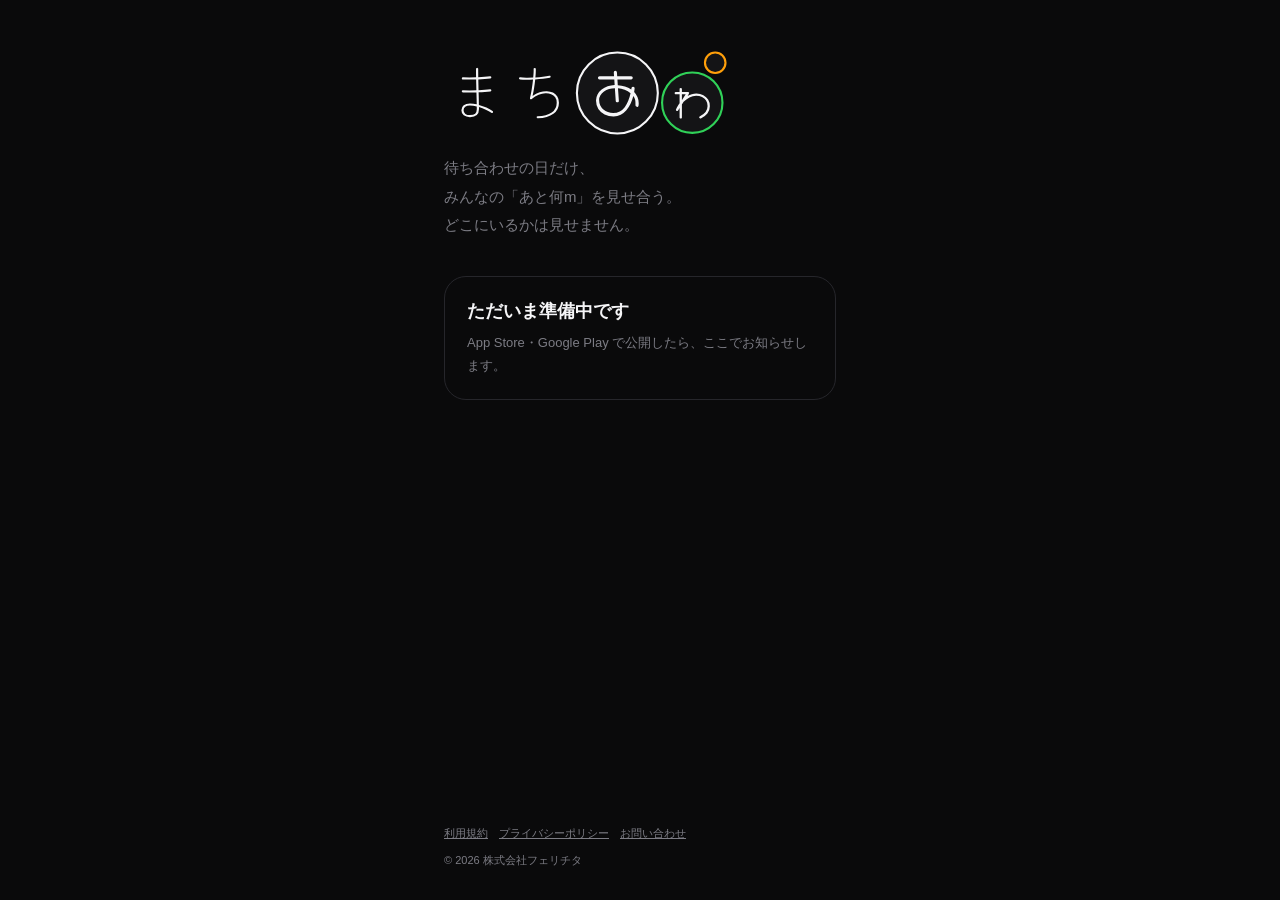
<file: index.html>
<!doctype html>
<html lang="ja">
<head>
<meta charset="utf-8">
<meta name="viewport" content="width=device-width, initial-scale=1">
<title>まちあわ</title>
<meta name="description" content="待ち合わせの日だけ、みんなの「あと何m」を見せ合うアプリ。どこにいるかは見せません。">
<link rel="stylesheet" href="style.css">
</head>
<body>
<main>
  <h1 class="logo"><img src="logo.svg" alt="まちあわ" width="283" height="90"></h1>
  <p class="lead">待ち合わせの日だけ、<br>みんなの「あと何m」を見せ合う。<br>どこにいるかは見せません。</p>
  <div class="card">
    <h2>ただいま準備中です</h2>
    <p>App Store・Google Play で公開したら、ここでお知らせします。</p>
  </div>
  <footer><a href="terms.html">利用規約</a>　<a href="privacy.html">プライバシーポリシー</a>　<a href="support.html">お問い合わせ</a><br><br>© 2026 株式会社フェリチタ</footer>
</main>
</body>
</html>
</file>
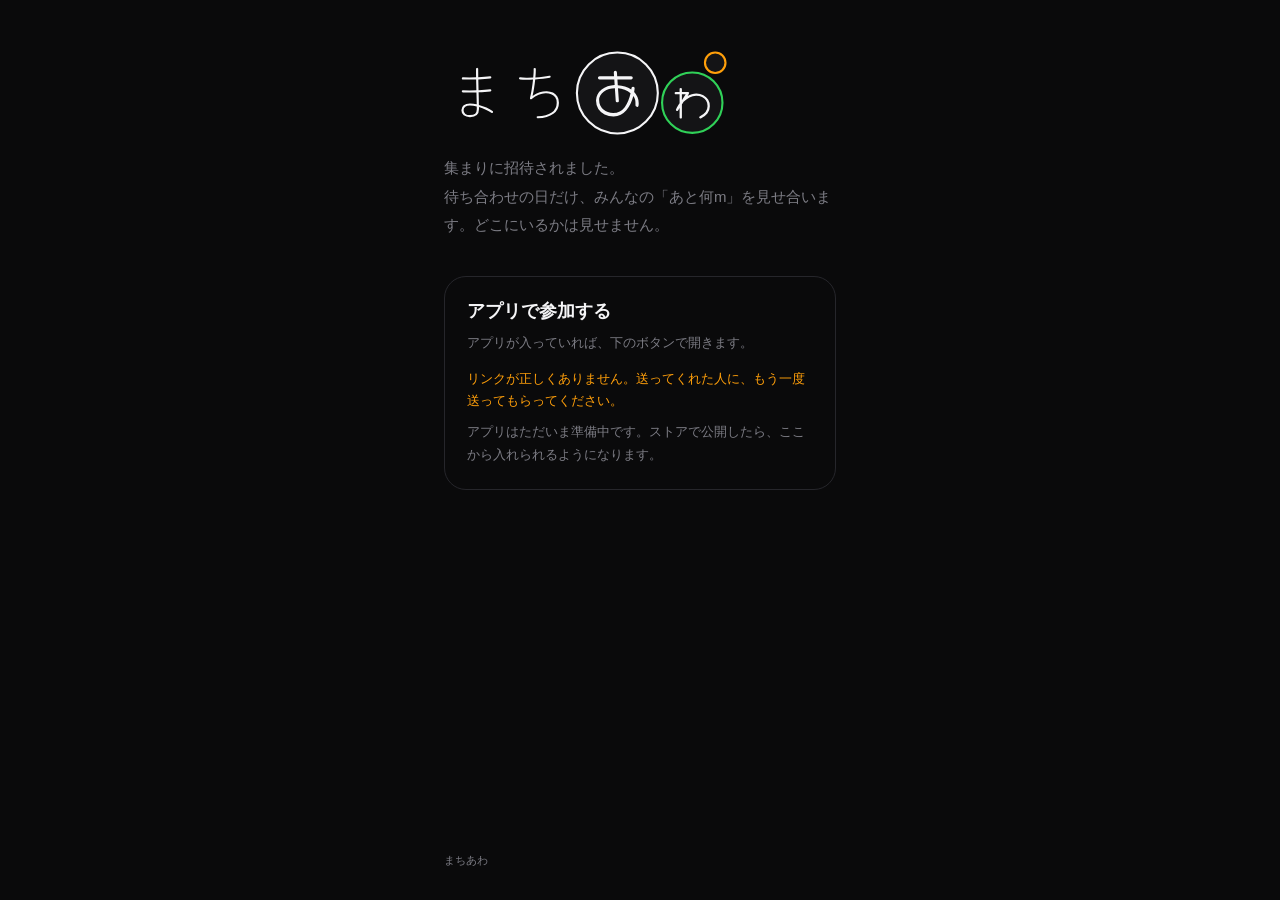
<file: j/index.html>
<!doctype html>
<html lang="ja">
<head>
<meta charset="utf-8">
<meta name="viewport" content="width=device-width, initial-scale=1">
<title>まちあわ｜集まりへの招待</title>
<meta name="robots" content="noindex">
<meta property="og:title" content="まちあわ｜集まりに招待されました">
<meta property="og:description" content="待ち合わせの日だけ、みんなの「あと何m」を見せ合うアプリ。どこにいるかは見せません。">
<link rel="stylesheet" href="../style.css">
</head>
<body>
<main>
  <h1 class="logo"><img src="../logo.svg" alt="まちあわ" width="283" height="90"></h1>
  <p class="lead">集まりに招待されました。<br>待ち合わせの日だけ、みんなの「あと何m」を見せ合います。どこにいるかは見せません。</p>
  <div class="card">
    <h2>アプリで参加する</h2>
    <p>アプリが入っていれば、下のボタンで開きます。</p>
    <a class="btn" id="open" href="#">まちあわで開く</a>
    <div id="msg"></div>
    <p>アプリはただいま準備中です。ストアで公開したら、ここから入れられるようになります。</p>
  </div>
  <footer>まちあわ</footer>
</main>
<script src="../open.js"></script>
<script>openInvite('j', 6);</script>
</body>
</html>
</file>
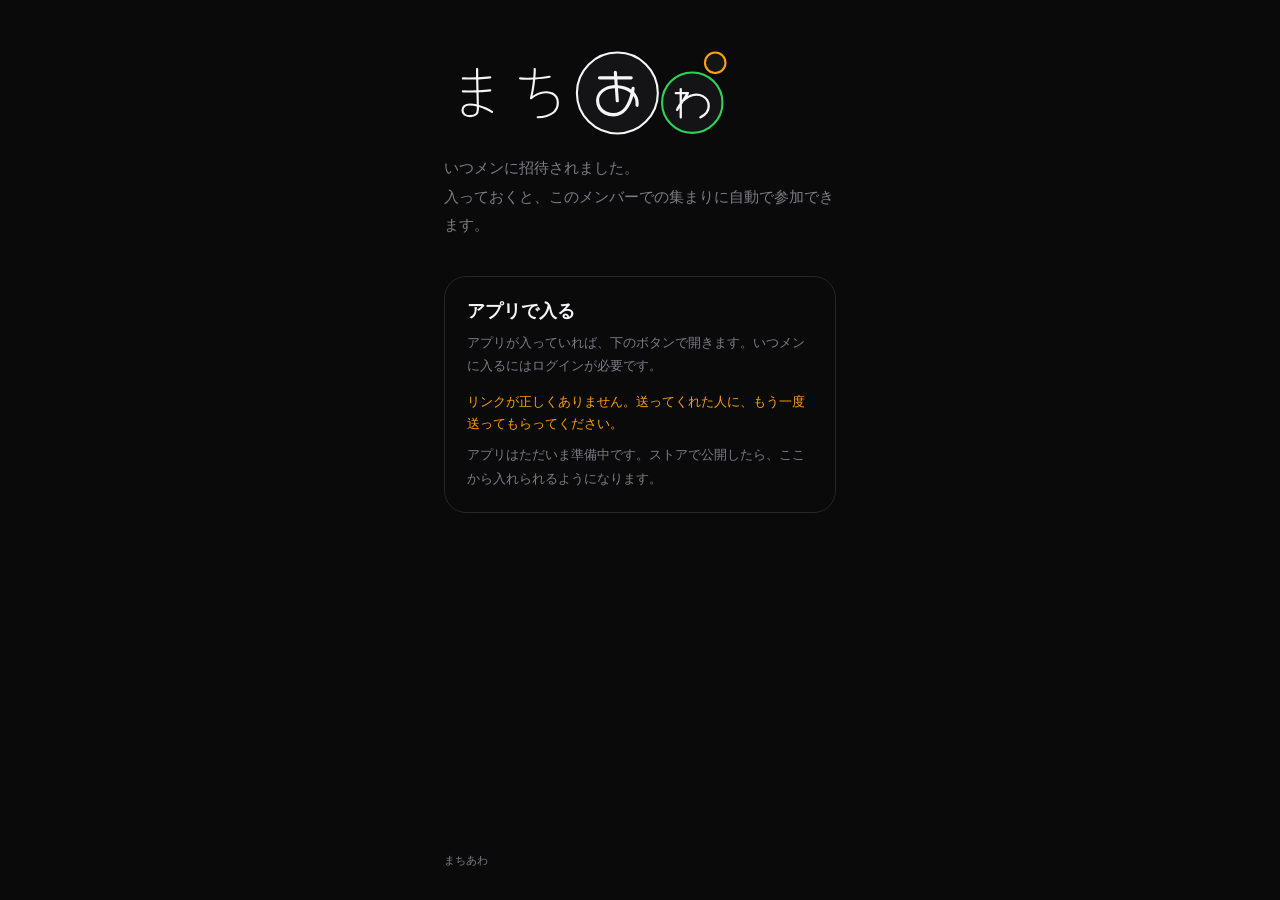
<file: t/index.html>
<!doctype html>
<html lang="ja">
<head>
<meta charset="utf-8">
<meta name="viewport" content="width=device-width, initial-scale=1">
<title>まちあわ｜いつメンへの招待</title>
<meta name="robots" content="noindex">
<meta property="og:title" content="まちあわ｜いつメンに招待されました">
<meta property="og:description" content="待ち合わせの日だけ、みんなの「あと何m」を見せ合うアプリ。どこにいるかは見せません。">
<link rel="stylesheet" href="../style.css">
</head>
<body>
<main>
  <h1 class="logo"><img src="../logo.svg" alt="まちあわ" width="283" height="90"></h1>
  <p class="lead">いつメンに招待されました。<br>入っておくと、このメンバーでの集まりに自動で参加できます。</p>
  <div class="card">
    <h2>アプリで入る</h2>
    <p>アプリが入っていれば、下のボタンで開きます。いつメンに入るにはログインが必要です。</p>
    <a class="btn" id="open" href="#">まちあわで開く</a>
    <div id="msg"></div>
    <p>アプリはただいま準備中です。ストアで公開したら、ここから入れられるようになります。</p>
  </div>
  <footer>まちあわ</footer>
</main>
<script src="../open.js"></script>
<script>openInvite('t', 8);</script>
</body>
</html>
</file>
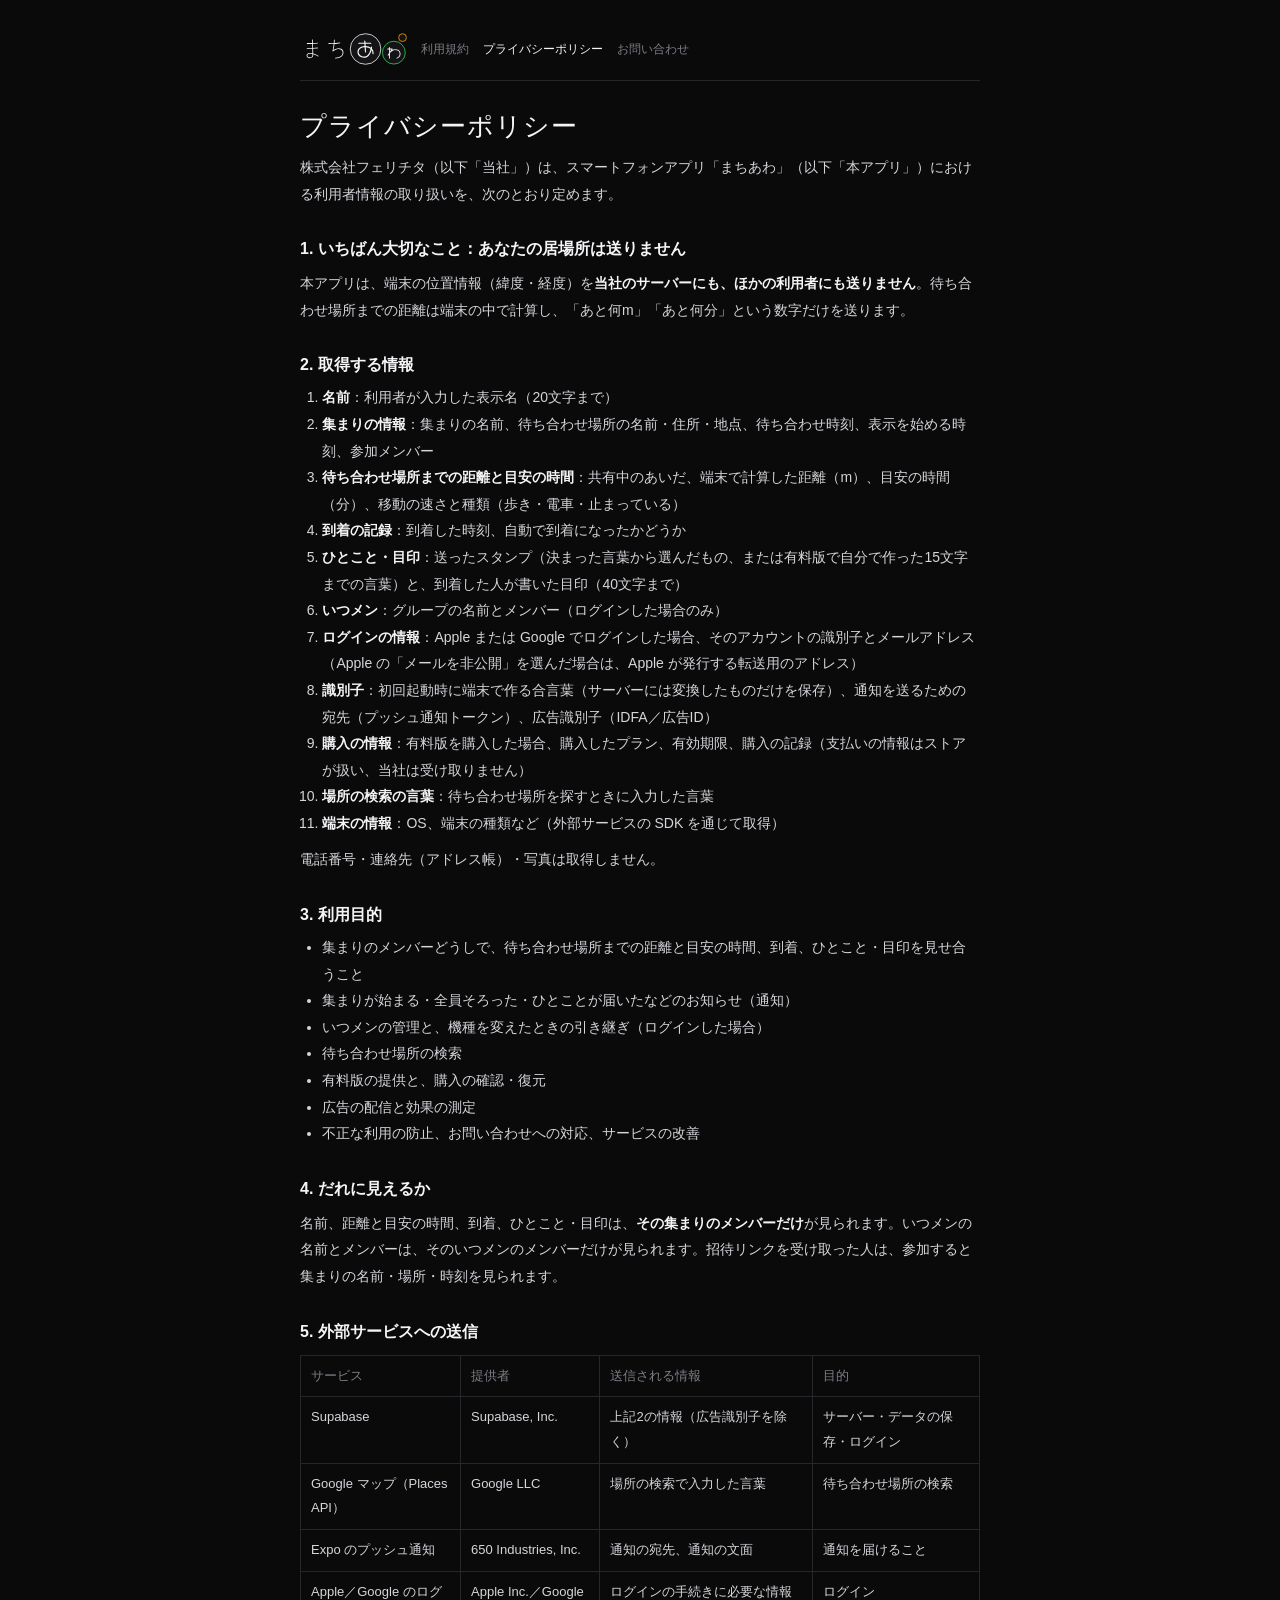
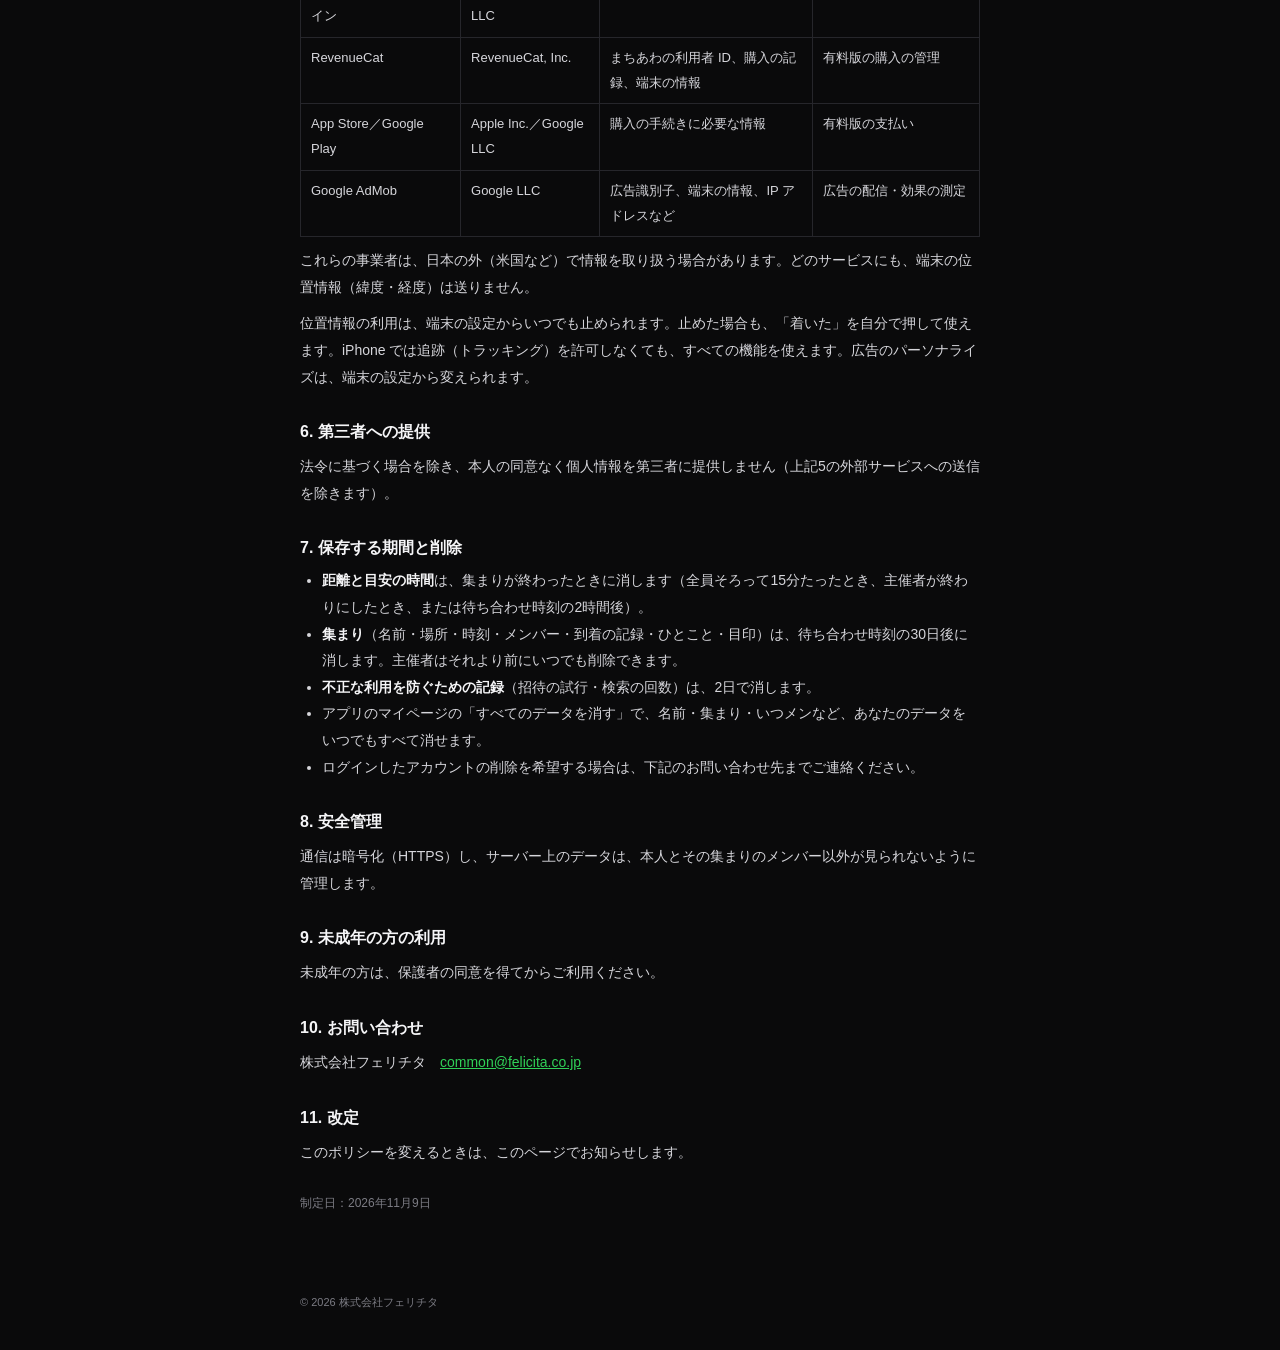
<file: privacy.html>
<!doctype html>
<html lang="ja">
<head>
<meta charset="utf-8">
<meta name="viewport" content="width=device-width, initial-scale=1">
<title>プライバシーポリシー｜まちあわ</title>
<meta name="description" content="待ち合わせアプリ「まちあわ」のプライバシーポリシーです。">
<link rel="canonical" href="https://shuto20.github.io/machiawase/privacy.html">
<link rel="stylesheet" href="style.css">
<link rel="stylesheet" href="doc.css">
</head>
<body class="doc">
<main>
<div class="top"><a class="brand" href="./"><img src="logo.svg" alt="まちあわ" width="107" height="34"></a>
<nav><a href="terms.html">利用規約</a><a href="privacy.html" aria-current="page">プライバシーポリシー</a><a href="support.html">お問い合わせ</a></nav></div>

<h1>プライバシーポリシー</h1>
<p>株式会社フェリチタ（以下「当社」）は、スマートフォンアプリ「まちあわ」（以下「本アプリ」）における利用者情報の取り扱いを、次のとおり定めます。</p>

<h2>1. いちばん大切なこと：あなたの居場所は送りません</h2>
<p>本アプリは、端末の位置情報（緯度・経度）を<b>当社のサーバーにも、ほかの利用者にも送りません</b>。待ち合わせ場所までの距離は端末の中で計算し、「あと何m」「あと何分」という数字だけを送ります。</p>

<h2>2. 取得する情報</h2>
<ol>
<li><b>名前</b>：利用者が入力した表示名（20文字まで）</li>
<li><b>集まりの情報</b>：集まりの名前、待ち合わせ場所の名前・住所・地点、待ち合わせ時刻、表示を始める時刻、参加メンバー</li>
<li><b>待ち合わせ場所までの距離と目安の時間</b>：共有中のあいだ、端末で計算した距離（m）、目安の時間（分）、移動の速さと種類（歩き・電車・止まっている）</li>
<li><b>到着の記録</b>：到着した時刻、自動で到着になったかどうか</li>
<li><b>ひとこと・目印</b>：送ったスタンプ（決まった言葉から選んだもの、または有料版で自分で作った15文字までの言葉）と、到着した人が書いた目印（40文字まで）</li>
<li><b>いつメン</b>：グループの名前とメンバー（ログインした場合のみ）</li>
<li><b>ログインの情報</b>：Apple または Google でログインした場合、そのアカウントの識別子とメールアドレス（Apple の「メールを非公開」を選んだ場合は、Apple が発行する転送用のアドレス）</li>
<li><b>識別子</b>：初回起動時に端末で作る合言葉（サーバーには変換したものだけを保存）、通知を送るための宛先（プッシュ通知トークン）、広告識別子（IDFA／広告ID）</li>
<li><b>購入の情報</b>：有料版を購入した場合、購入したプラン、有効期限、購入の記録（支払いの情報はストアが扱い、当社は受け取りません）</li>
<li><b>場所の検索の言葉</b>：待ち合わせ場所を探すときに入力した言葉</li>
<li><b>端末の情報</b>：OS、端末の種類など（外部サービスの SDK を通じて取得）</li>
</ol>
<p>電話番号・連絡先（アドレス帳）・写真は取得しません。</p>

<h2>3. 利用目的</h2>
<ul>
<li>集まりのメンバーどうしで、待ち合わせ場所までの距離と目安の時間、到着、ひとこと・目印を見せ合うこと</li>
<li>集まりが始まる・全員そろった・ひとことが届いたなどのお知らせ（通知）</li>
<li>いつメンの管理と、機種を変えたときの引き継ぎ（ログインした場合）</li>
<li>待ち合わせ場所の検索</li>
<li>有料版の提供と、購入の確認・復元</li>
<li>広告の配信と効果の測定</li>
<li>不正な利用の防止、お問い合わせへの対応、サービスの改善</li>
</ul>

<h2>4. だれに見えるか</h2>
<p>名前、距離と目安の時間、到着、ひとこと・目印は、<b>その集まりのメンバーだけ</b>が見られます。いつメンの名前とメンバーは、そのいつメンのメンバーだけが見られます。招待リンクを受け取った人は、参加すると集まりの名前・場所・時刻を見られます。</p>

<h2>5. 外部サービスへの送信</h2>
<div class="wide"><table>
<tr><th>サービス</th><th>提供者</th><th>送信される情報</th><th>目的</th></tr>
<tr><td>Supabase</td><td>Supabase, Inc.</td><td>上記2の情報（広告識別子を除く）</td><td>サーバー・データの保存・ログイン</td></tr>
<tr><td>Google マップ（Places API）</td><td>Google LLC</td><td>場所の検索で入力した言葉</td><td>待ち合わせ場所の検索</td></tr>
<tr><td>Expo のプッシュ通知</td><td>650 Industries, Inc.</td><td>通知の宛先、通知の文面</td><td>通知を届けること</td></tr>
<tr><td>Apple／Google のログイン</td><td>Apple Inc.／Google LLC</td><td>ログインの手続きに必要な情報</td><td>ログイン</td></tr>
<tr><td>RevenueCat</td><td>RevenueCat, Inc.</td><td>まちあわの利用者 ID、購入の記録、端末の情報</td><td>有料版の購入の管理</td></tr>
<tr><td>App Store／Google Play</td><td>Apple Inc.／Google LLC</td><td>購入の手続きに必要な情報</td><td>有料版の支払い</td></tr>
<tr><td>Google AdMob</td><td>Google LLC</td><td>広告識別子、端末の情報、IP アドレスなど</td><td>広告の配信・効果の測定</td></tr>
</table></div>
<p>これらの事業者は、日本の外（米国など）で情報を取り扱う場合があります。どのサービスにも、端末の位置情報（緯度・経度）は送りません。</p>
<p>位置情報の利用は、端末の設定からいつでも止められます。止めた場合も、「着いた」を自分で押して使えます。iPhone では追跡（トラッキング）を許可しなくても、すべての機能を使えます。広告のパーソナライズは、端末の設定から変えられます。</p>

<h2>6. 第三者への提供</h2>
<p>法令に基づく場合を除き、本人の同意なく個人情報を第三者に提供しません（上記5の外部サービスへの送信を除きます）。</p>

<h2>7. 保存する期間と削除</h2>
<ul>
<li><b>距離と目安の時間</b>は、集まりが終わったときに消します（全員そろって15分たったとき、主催者が終わりにしたとき、または待ち合わせ時刻の2時間後）。</li>
<li><b>集まり</b>（名前・場所・時刻・メンバー・到着の記録・ひとこと・目印）は、待ち合わせ時刻の30日後に消します。主催者はそれより前にいつでも削除できます。</li>
<li><b>不正な利用を防ぐための記録</b>（招待の試行・検索の回数）は、2日で消します。</li>
<li>アプリのマイページの「すべてのデータを消す」で、名前・集まり・いつメンなど、あなたのデータをいつでもすべて消せます。</li>
<li>ログインしたアカウントの削除を希望する場合は、下記のお問い合わせ先までご連絡ください。</li>
</ul>

<h2>8. 安全管理</h2>
<p>通信は暗号化（HTTPS）し、サーバー上のデータは、本人とその集まりのメンバー以外が見られないように管理します。</p>

<h2>9. 未成年の方の利用</h2>
<p>未成年の方は、保護者の同意を得てからご利用ください。</p>

<h2>10. お問い合わせ</h2>
<p>株式会社フェリチタ　<a href="mailto:common@felicita.co.jp">common@felicita.co.jp</a></p>

<h2>11. 改定</h2>
<p>このポリシーを変えるときは、このページでお知らせします。</p>
<p class="note">制定日：2026年11月9日</p>

<footer>© 2026 株式会社フェリチタ</footer>
</main>
</body>
</html>
</file>
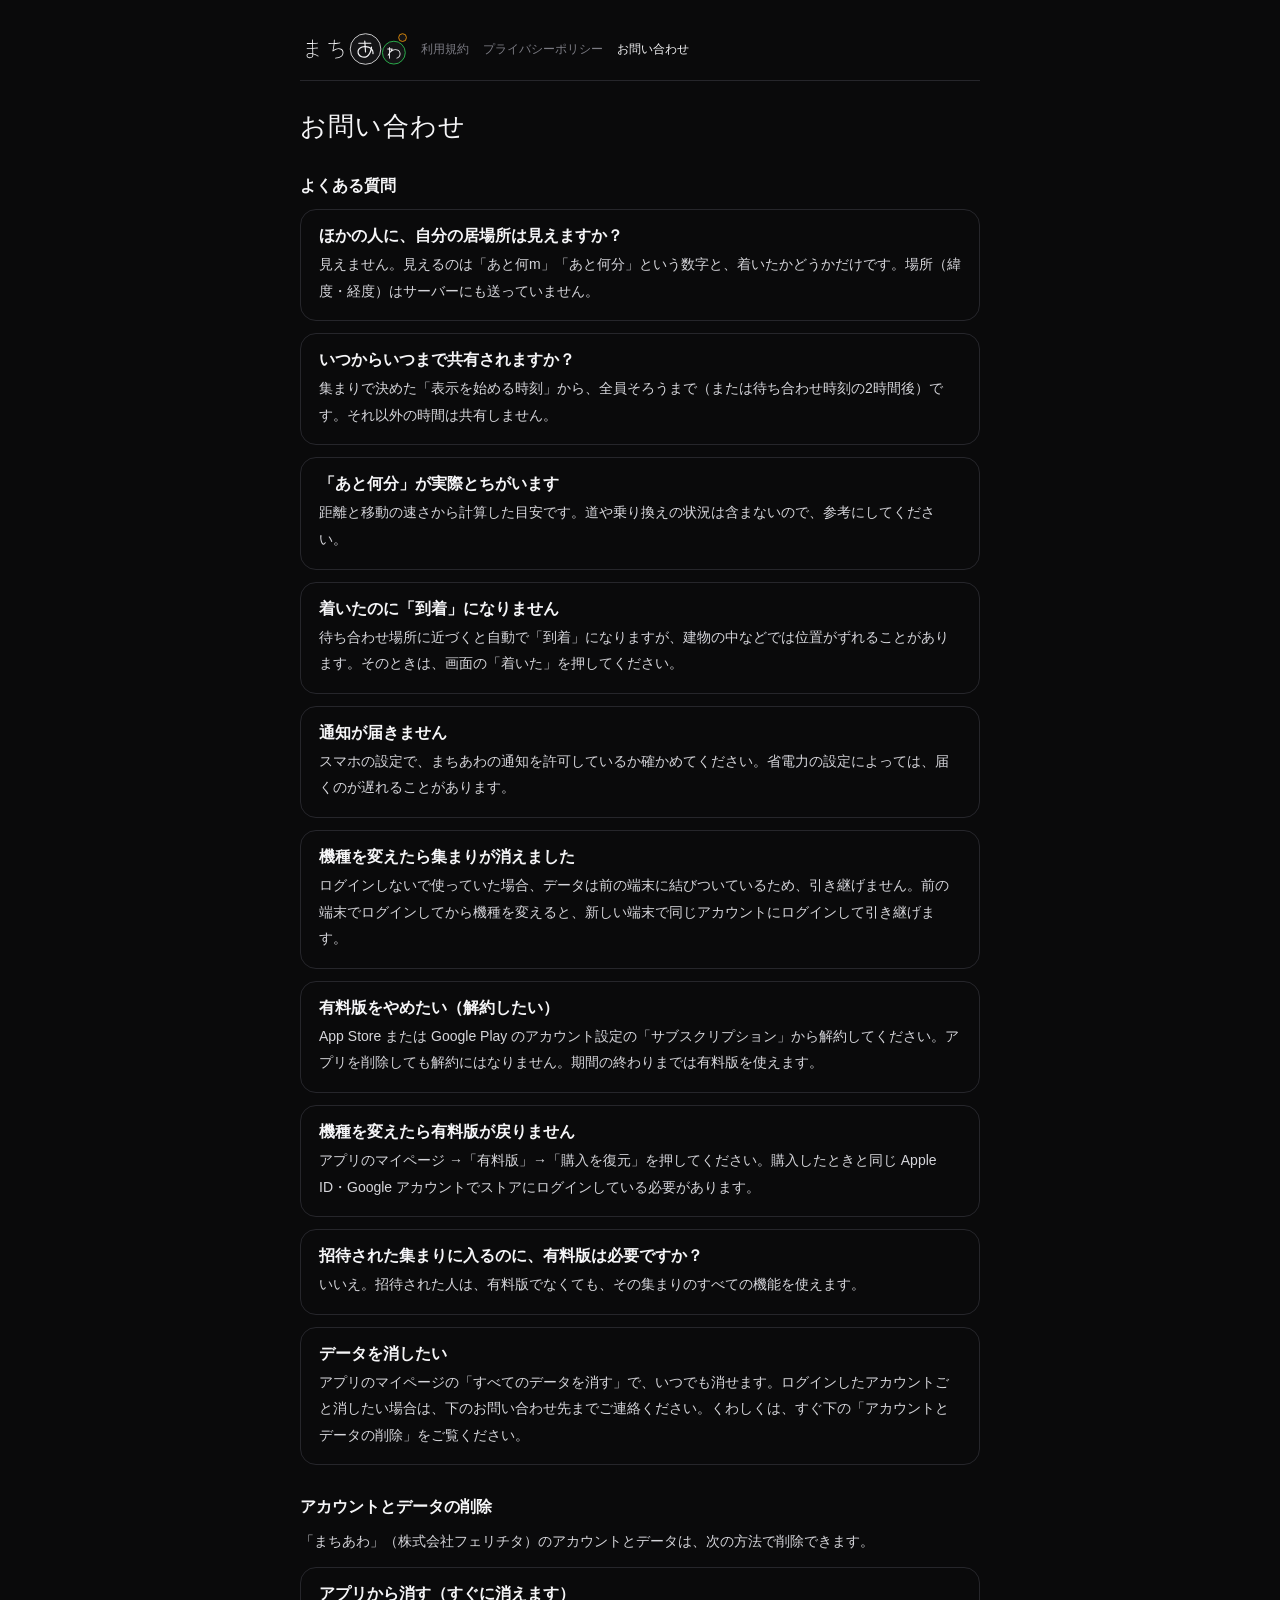
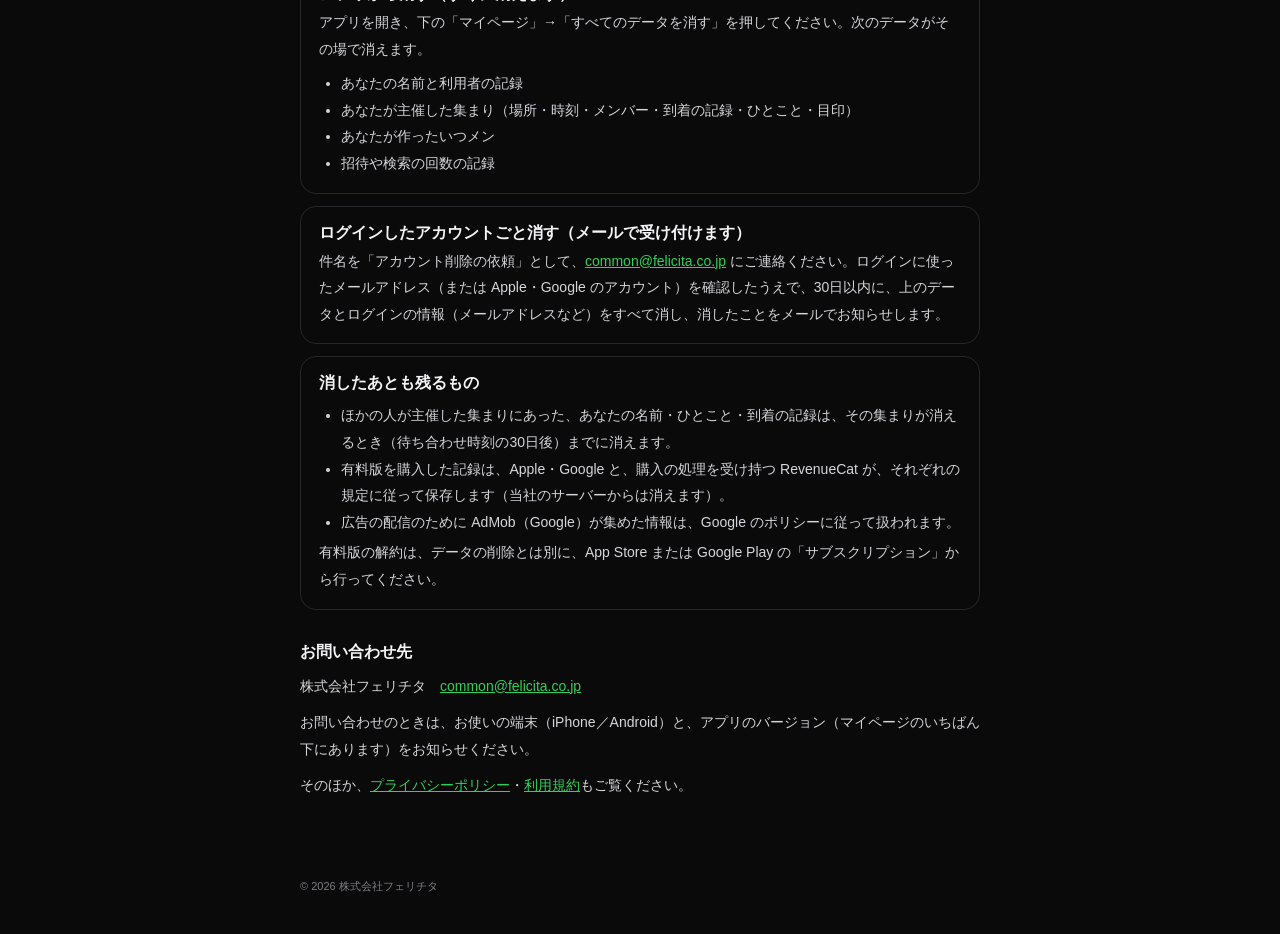
<file: support.html>
<!doctype html>
<html lang="ja">
<head>
<meta charset="utf-8">
<meta name="viewport" content="width=device-width, initial-scale=1">
<title>お問い合わせ｜まちあわ</title>
<meta name="description" content="待ち合わせアプリ「まちあわ」のよくある質問とお問い合わせ先です。">
<link rel="canonical" href="https://shuto20.github.io/machiawase/support.html">
<link rel="stylesheet" href="style.css">
<link rel="stylesheet" href="doc.css">
</head>
<body class="doc">
<main>
<div class="top"><a class="brand" href="./"><img src="logo.svg" alt="まちあわ" width="107" height="34"></a>
<nav><a href="terms.html">利用規約</a><a href="privacy.html">プライバシーポリシー</a><a href="support.html" aria-current="page">お問い合わせ</a></nav></div>

<h1>お問い合わせ</h1>

<h2>よくある質問</h2>
<div class="card"><b>ほかの人に、自分の居場所は見えますか？</b><p>見えません。見えるのは「あと何m」「あと何分」という数字と、着いたかどうかだけです。場所（緯度・経度）はサーバーにも送っていません。</p></div>
<div class="card"><b>いつからいつまで共有されますか？</b><p>集まりで決めた「表示を始める時刻」から、全員そろうまで（または待ち合わせ時刻の2時間後）です。それ以外の時間は共有しません。</p></div>
<div class="card"><b>「あと何分」が実際とちがいます</b><p>距離と移動の速さから計算した目安です。道や乗り換えの状況は含まないので、参考にしてください。</p></div>
<div class="card"><b>着いたのに「到着」になりません</b><p>待ち合わせ場所に近づくと自動で「到着」になりますが、建物の中などでは位置がずれることがあります。そのときは、画面の「着いた」を押してください。</p></div>
<div class="card"><b>通知が届きません</b><p>スマホの設定で、まちあわの通知を許可しているか確かめてください。省電力の設定によっては、届くのが遅れることがあります。</p></div>
<div class="card"><b>機種を変えたら集まりが消えました</b><p>ログインしないで使っていた場合、データは前の端末に結びついているため、引き継げません。前の端末でログインしてから機種を変えると、新しい端末で同じアカウントにログインして引き継げます。</p></div>
<div class="card"><b>有料版をやめたい（解約したい）</b><p>App Store または Google Play のアカウント設定の「サブスクリプション」から解約してください。アプリを削除しても解約にはなりません。期間の終わりまでは有料版を使えます。</p></div>
<div class="card"><b>機種を変えたら有料版が戻りません</b><p>アプリのマイページ →「有料版」→「購入を復元」を押してください。購入したときと同じ Apple ID・Google アカウントでストアにログインしている必要があります。</p></div>
<div class="card"><b>招待された集まりに入るのに、有料版は必要ですか？</b><p>いいえ。招待された人は、有料版でなくても、その集まりのすべての機能を使えます。</p></div>
<div class="card"><b>データを消したい</b><p>アプリのマイページの「すべてのデータを消す」で、いつでも消せます。ログインしたアカウントごと消したい場合は、下のお問い合わせ先までご連絡ください。くわしくは、すぐ下の「アカウントとデータの削除」をご覧ください。</p></div>

<h2 id="delete">アカウントとデータの削除</h2>
<p>「まちあわ」（株式会社フェリチタ）のアカウントとデータは、次の方法で削除できます。</p>
<div class="card"><b>アプリから消す（すぐに消えます）</b><p>アプリを開き、下の「マイページ」→「すべてのデータを消す」を押してください。次のデータがその場で消えます。</p>
<ul>
<li>あなたの名前と利用者の記録</li>
<li>あなたが主催した集まり（場所・時刻・メンバー・到着の記録・ひとこと・目印）</li>
<li>あなたが作ったいつメン</li>
<li>招待や検索の回数の記録</li>
</ul></div>
<div class="card"><b>ログインしたアカウントごと消す（メールで受け付けます）</b><p>件名を「アカウント削除の依頼」として、<a href="mailto:common@felicita.co.jp">common@felicita.co.jp</a> にご連絡ください。ログインに使ったメールアドレス（または Apple・Google のアカウント）を確認したうえで、30日以内に、上のデータとログインの情報（メールアドレスなど）をすべて消し、消したことをメールでお知らせします。</p></div>
<div class="card"><b>消したあとも残るもの</b><ul>
<li>ほかの人が主催した集まりにあった、あなたの名前・ひとこと・到着の記録は、その集まりが消えるとき（待ち合わせ時刻の30日後）までに消えます。</li>
<li>有料版を購入した記録は、Apple・Google と、購入の処理を受け持つ RevenueCat が、それぞれの規定に従って保存します（当社のサーバーからは消えます）。</li>
<li>広告の配信のために AdMob（Google）が集めた情報は、Google のポリシーに従って扱われます。</li>
</ul>
<p>有料版の解約は、データの削除とは別に、App Store または Google Play の「サブスクリプション」から行ってください。</p></div>

<h2>お問い合わせ先</h2>
<p>株式会社フェリチタ　<a href="mailto:common@felicita.co.jp">common@felicita.co.jp</a></p>
<p>お問い合わせのときは、お使いの端末（iPhone／Android）と、アプリのバージョン（マイページのいちばん下にあります）をお知らせください。</p>
<p>そのほか、<a href="privacy.html">プライバシーポリシー</a>・<a href="terms.html">利用規約</a>もご覧ください。</p>

<footer>© 2026 株式会社フェリチタ</footer>
</main>
</body>
</html>
</file>
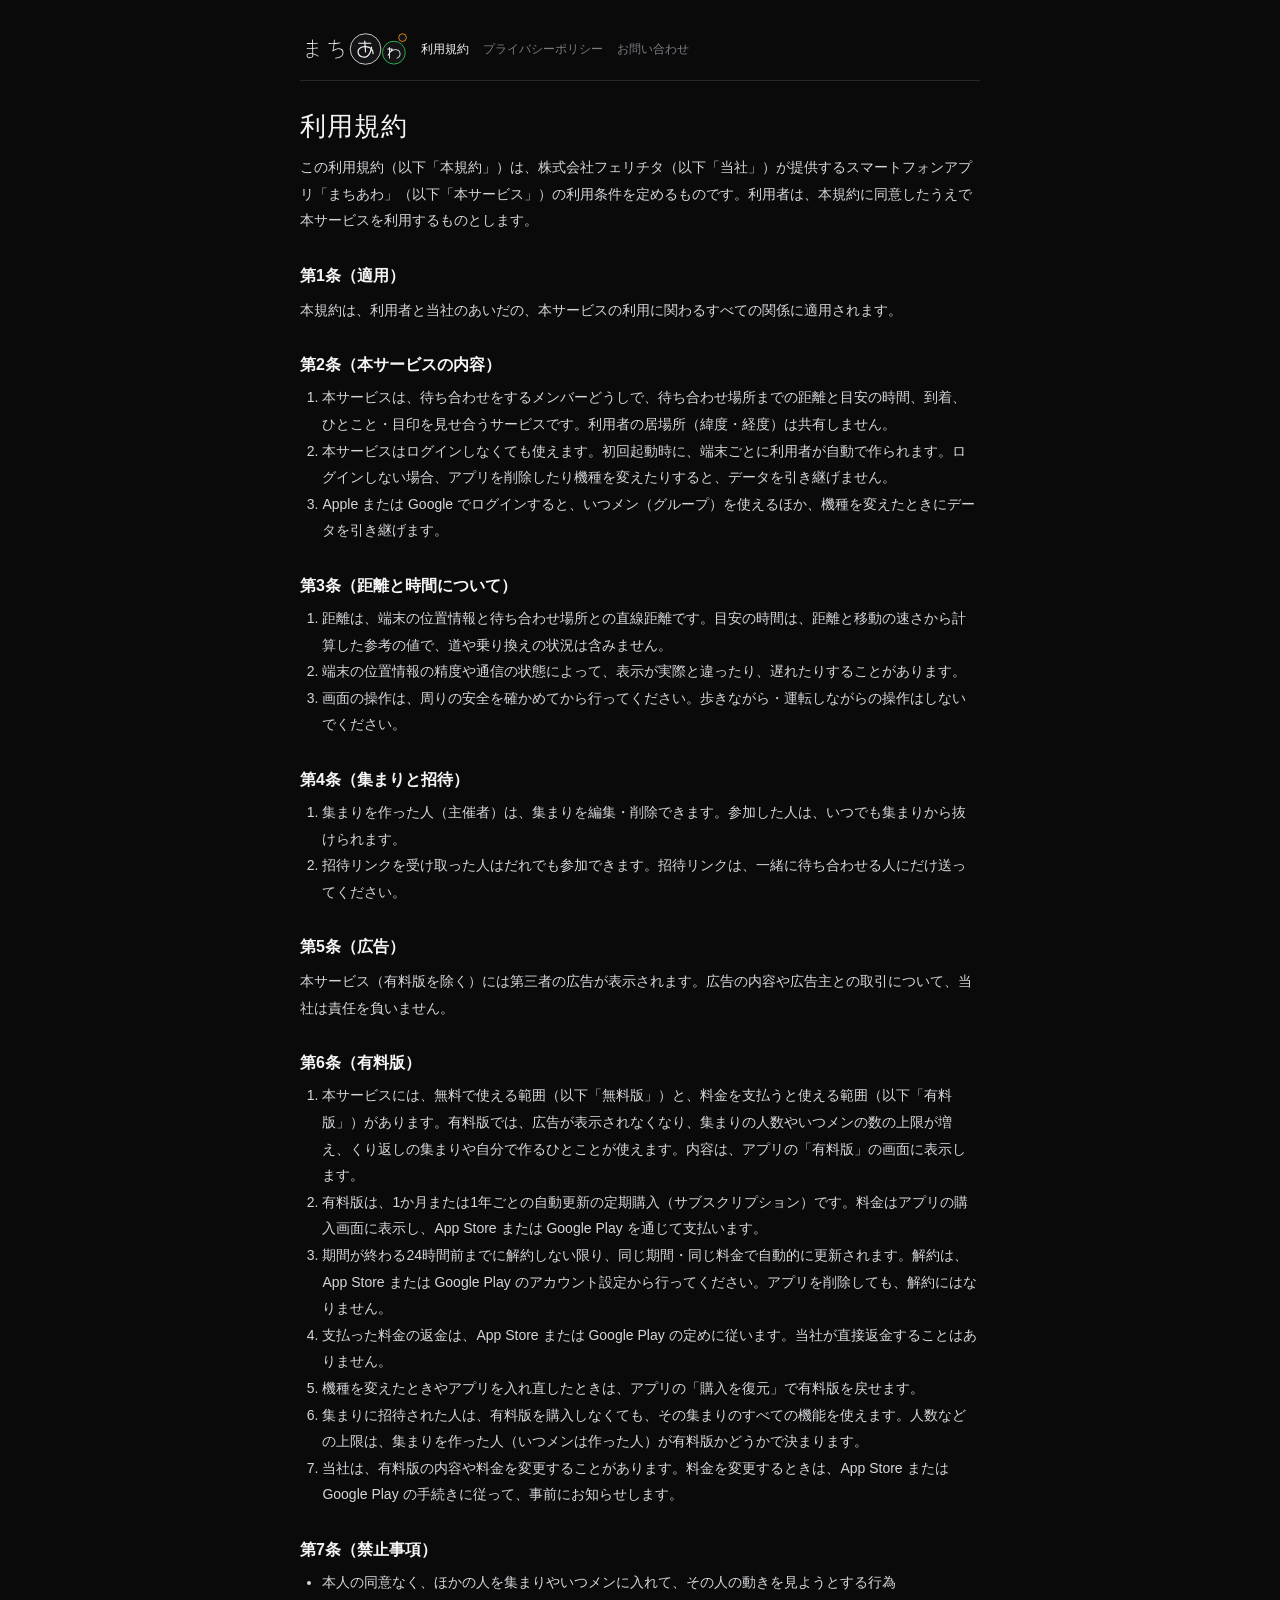
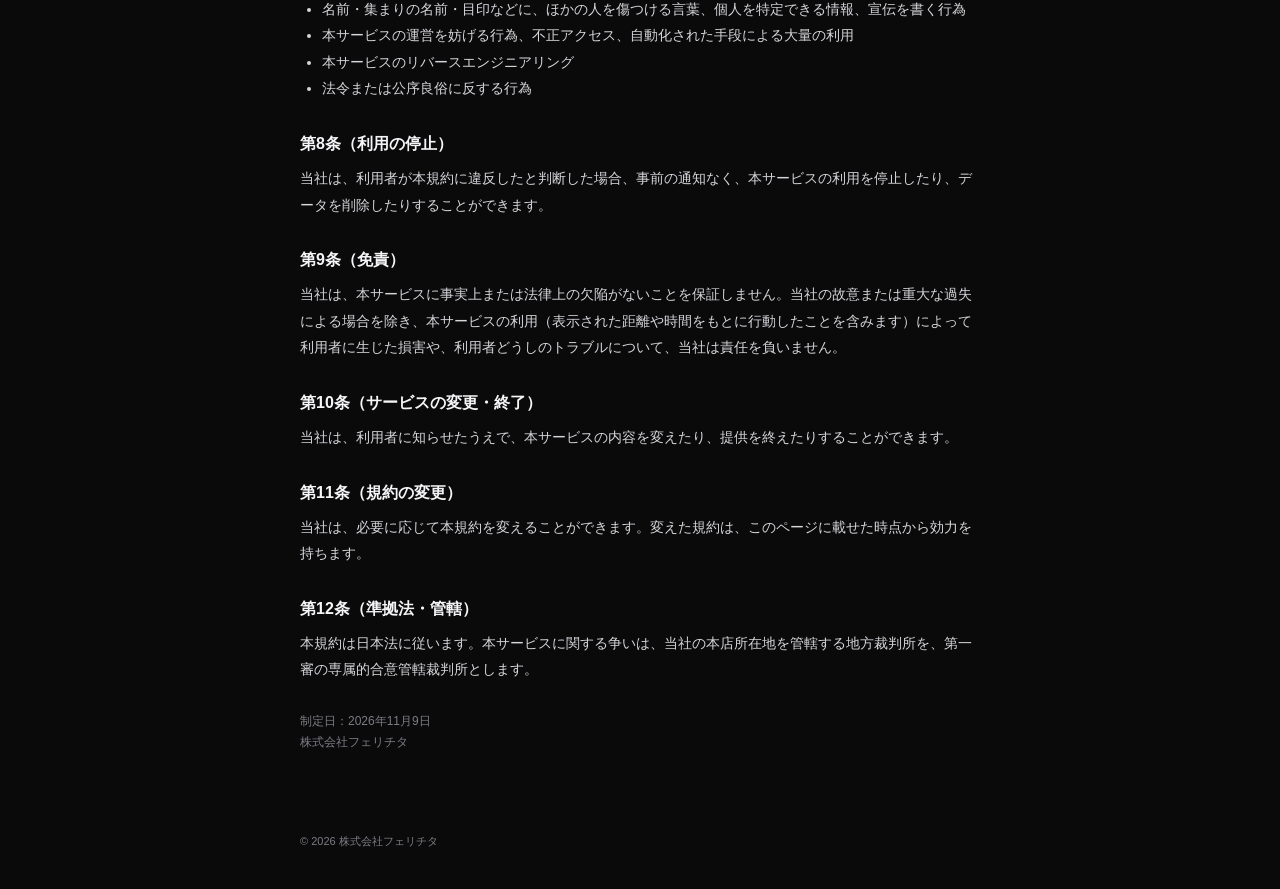
<file: terms.html>
<!doctype html>
<html lang="ja">
<head>
<meta charset="utf-8">
<meta name="viewport" content="width=device-width, initial-scale=1">
<title>利用規約｜まちあわ</title>
<meta name="description" content="待ち合わせアプリ「まちあわ」の利用規約です。">
<link rel="canonical" href="https://shuto20.github.io/machiawase/terms.html">
<link rel="stylesheet" href="style.css">
<link rel="stylesheet" href="doc.css">
</head>
<body class="doc">
<main>
<div class="top"><a class="brand" href="./"><img src="logo.svg" alt="まちあわ" width="107" height="34"></a>
<nav><a href="terms.html" aria-current="page">利用規約</a><a href="privacy.html">プライバシーポリシー</a><a href="support.html">お問い合わせ</a></nav></div>

<h1>利用規約</h1>
<p>この利用規約（以下「本規約」）は、株式会社フェリチタ（以下「当社」）が提供するスマートフォンアプリ「まちあわ」（以下「本サービス」）の利用条件を定めるものです。利用者は、本規約に同意したうえで本サービスを利用するものとします。</p>

<h2>第1条（適用）</h2>
<p>本規約は、利用者と当社のあいだの、本サービスの利用に関わるすべての関係に適用されます。</p>

<h2>第2条（本サービスの内容）</h2>
<ol>
<li>本サービスは、待ち合わせをするメンバーどうしで、待ち合わせ場所までの距離と目安の時間、到着、ひとこと・目印を見せ合うサービスです。利用者の居場所（緯度・経度）は共有しません。</li>
<li>本サービスはログインしなくても使えます。初回起動時に、端末ごとに利用者が自動で作られます。ログインしない場合、アプリを削除したり機種を変えたりすると、データを引き継げません。</li>
<li>Apple または Google でログインすると、いつメン（グループ）を使えるほか、機種を変えたときにデータを引き継げます。</li>
</ol>

<h2>第3条（距離と時間について）</h2>
<ol>
<li>距離は、端末の位置情報と待ち合わせ場所との直線距離です。目安の時間は、距離と移動の速さから計算した参考の値で、道や乗り換えの状況は含みません。</li>
<li>端末の位置情報の精度や通信の状態によって、表示が実際と違ったり、遅れたりすることがあります。</li>
<li>画面の操作は、周りの安全を確かめてから行ってください。歩きながら・運転しながらの操作はしないでください。</li>
</ol>

<h2>第4条（集まりと招待）</h2>
<ol>
<li>集まりを作った人（主催者）は、集まりを編集・削除できます。参加した人は、いつでも集まりから抜けられます。</li>
<li>招待リンクを受け取った人はだれでも参加できます。招待リンクは、一緒に待ち合わせる人にだけ送ってください。</li>
</ol>

<h2>第5条（広告）</h2>
<p>本サービス（有料版を除く）には第三者の広告が表示されます。広告の内容や広告主との取引について、当社は責任を負いません。</p>

<h2>第6条（有料版）</h2>
<ol>
<li>本サービスには、無料で使える範囲（以下「無料版」）と、料金を支払うと使える範囲（以下「有料版」）があります。有料版では、広告が表示されなくなり、集まりの人数やいつメンの数の上限が増え、くり返しの集まりや自分で作るひとことが使えます。内容は、アプリの「有料版」の画面に表示します。</li>
<li>有料版は、1か月または1年ごとの自動更新の定期購入（サブスクリプション）です。料金はアプリの購入画面に表示し、App Store または Google Play を通じて支払います。</li>
<li>期間が終わる24時間前までに解約しない限り、同じ期間・同じ料金で自動的に更新されます。解約は、App Store または Google Play のアカウント設定から行ってください。アプリを削除しても、解約にはなりません。</li>
<li>支払った料金の返金は、App Store または Google Play の定めに従います。当社が直接返金することはありません。</li>
<li>機種を変えたときやアプリを入れ直したときは、アプリの「購入を復元」で有料版を戻せます。</li>
<li>集まりに招待された人は、有料版を購入しなくても、その集まりのすべての機能を使えます。人数などの上限は、集まりを作った人（いつメンは作った人）が有料版かどうかで決まります。</li>
<li>当社は、有料版の内容や料金を変更することがあります。料金を変更するときは、App Store または Google Play の手続きに従って、事前にお知らせします。</li>
</ol>

<h2>第7条（禁止事項）</h2>
<ul>
<li>本人の同意なく、ほかの人を集まりやいつメンに入れて、その人の動きを見ようとする行為</li>
<li>名前・集まりの名前・目印などに、ほかの人を傷つける言葉、個人を特定できる情報、宣伝を書く行為</li>
<li>本サービスの運営を妨げる行為、不正アクセス、自動化された手段による大量の利用</li>
<li>本サービスのリバースエンジニアリング</li>
<li>法令または公序良俗に反する行為</li>
</ul>

<h2>第8条（利用の停止）</h2>
<p>当社は、利用者が本規約に違反したと判断した場合、事前の通知なく、本サービスの利用を停止したり、データを削除したりすることができます。</p>

<h2>第9条（免責）</h2>
<p>当社は、本サービスに事実上または法律上の欠陥がないことを保証しません。当社の故意または重大な過失による場合を除き、本サービスの利用（表示された距離や時間をもとに行動したことを含みます）によって利用者に生じた損害や、利用者どうしのトラブルについて、当社は責任を負いません。</p>

<h2>第10条（サービスの変更・終了）</h2>
<p>当社は、利用者に知らせたうえで、本サービスの内容を変えたり、提供を終えたりすることができます。</p>

<h2>第11条（規約の変更）</h2>
<p>当社は、必要に応じて本規約を変えることができます。変えた規約は、このページに載せた時点から効力を持ちます。</p>

<h2>第12条（準拠法・管轄）</h2>
<p>本規約は日本法に従います。本サービスに関する争いは、当社の本店所在地を管轄する地方裁判所を、第一審の専属的合意管轄裁判所とします。</p>
<p class="note">制定日：2026年11月9日<br>株式会社フェリチタ</p>

<footer>© 2026 株式会社フェリチタ</footer>
</main>
</body>
</html>
</file>
<file: style.css>
:root { --bg: #0a0a0b; --ink: #f5f5f7; --sub: #7c7c84; --line: #26262b; --late: #ff9f0a; --ok: #30d158; }
* { box-sizing: border-box; margin: 0; }
html, body { height: 100%; }
body {
  background: var(--bg); color: var(--ink);
  font-family: -apple-system, "Hiragino Sans", "Noto Sans JP", "Yu Gothic UI", sans-serif;
  -webkit-font-smoothing: antialiased; display: flex; justify-content: center;
}
main { width: 100%; max-width: 440px; min-height: 100dvh; padding: 48px 24px 32px; display: flex; flex-direction: column; }
.rings { position: relative; height: 150px; margin-bottom: 28px; }
.rings i { position: absolute; border-radius: 50%; border: 1.5px solid; }
h1 { font-size: 40px; font-weight: 200; letter-spacing: 2px; }
h1.logo { line-height: 0; margin-bottom: 4px; }
h1.logo img { height: 90px; width: auto; }
.lead { color: var(--sub); line-height: 1.9; margin-top: 12px; font-size: 15px; }
.card { margin-top: 36px; border: 1px solid var(--line); border-radius: 22px; padding: 22px; }
.card h2 { font-size: 18px; font-weight: 600; }
.card p { color: var(--sub); font-size: 13px; line-height: 1.8; margin-top: 8px; }
.btn { display: block; text-align: center; margin-top: 18px; border-radius: 999px; padding: 15px; font-weight: 600; text-decoration: none; background: var(--ink); color: var(--bg); }
#msg { color: var(--late); font-size: 13px; margin-top: 14px; line-height: 1.7; }
footer { margin-top: auto; padding-top: 40px; color: var(--sub); font-size: 11px; }
footer a { color: var(--sub); }
</file>
<file: doc.css>
/* 利用規約・プライバシーポリシー・お問い合わせ（読み物のページ） */
body.doc { display: block; }
.doc main { max-width: 720px; margin: 0 auto; min-height: 0; padding: 32px 20px 40px; display: block; }
.doc .top { display: flex; align-items: center; gap: 14px; flex-wrap: wrap; border-bottom: 1px solid var(--line); padding-bottom: 14px; }
.doc .top a.brand img { height: 34px; width: auto; display: block; }
.doc .top a.brand { color: var(--ink); text-decoration: none; font-size: 22px; font-weight: 200; letter-spacing: 2px; }
.doc .top nav { display: flex; gap: 14px; flex-wrap: wrap; font-size: 12px; }
.doc .top nav a { color: var(--sub); text-decoration: none; }
.doc .top nav a[aria-current] { color: var(--ink); }
.doc h1 { font-size: 26px; font-weight: 300; letter-spacing: 1px; margin-top: 28px; }
.doc h2 { font-size: 16px; font-weight: 600; margin-top: 32px; }
.doc p, .doc li, .doc td, .doc th { font-size: 14px; line-height: 1.9; color: #d6d6db; }
.doc p { margin-top: 10px; }
.doc ol, .doc ul { padding-left: 1.4em; margin-top: 8px; }
.doc a { color: var(--ok); }
.doc b { color: var(--ink); }
.doc .wide { overflow-x: auto; margin-top: 12px; }
.doc table { border-collapse: collapse; width: 100%; min-width: 520px; }
.doc th, .doc td { border: 1px solid var(--line); padding: 8px 10px; text-align: left; vertical-align: top; font-size: 13px; }
.doc th { color: var(--sub); font-weight: 500; }
.doc .card { margin-top: 12px; padding: 16px 18px; border-radius: 16px; }
.doc .card p { margin-top: 4px; }
.doc .note { color: var(--sub); font-size: 12px; margin-top: 28px; line-height: 1.8; }
.doc footer { margin-top: 40px; }
</file>
